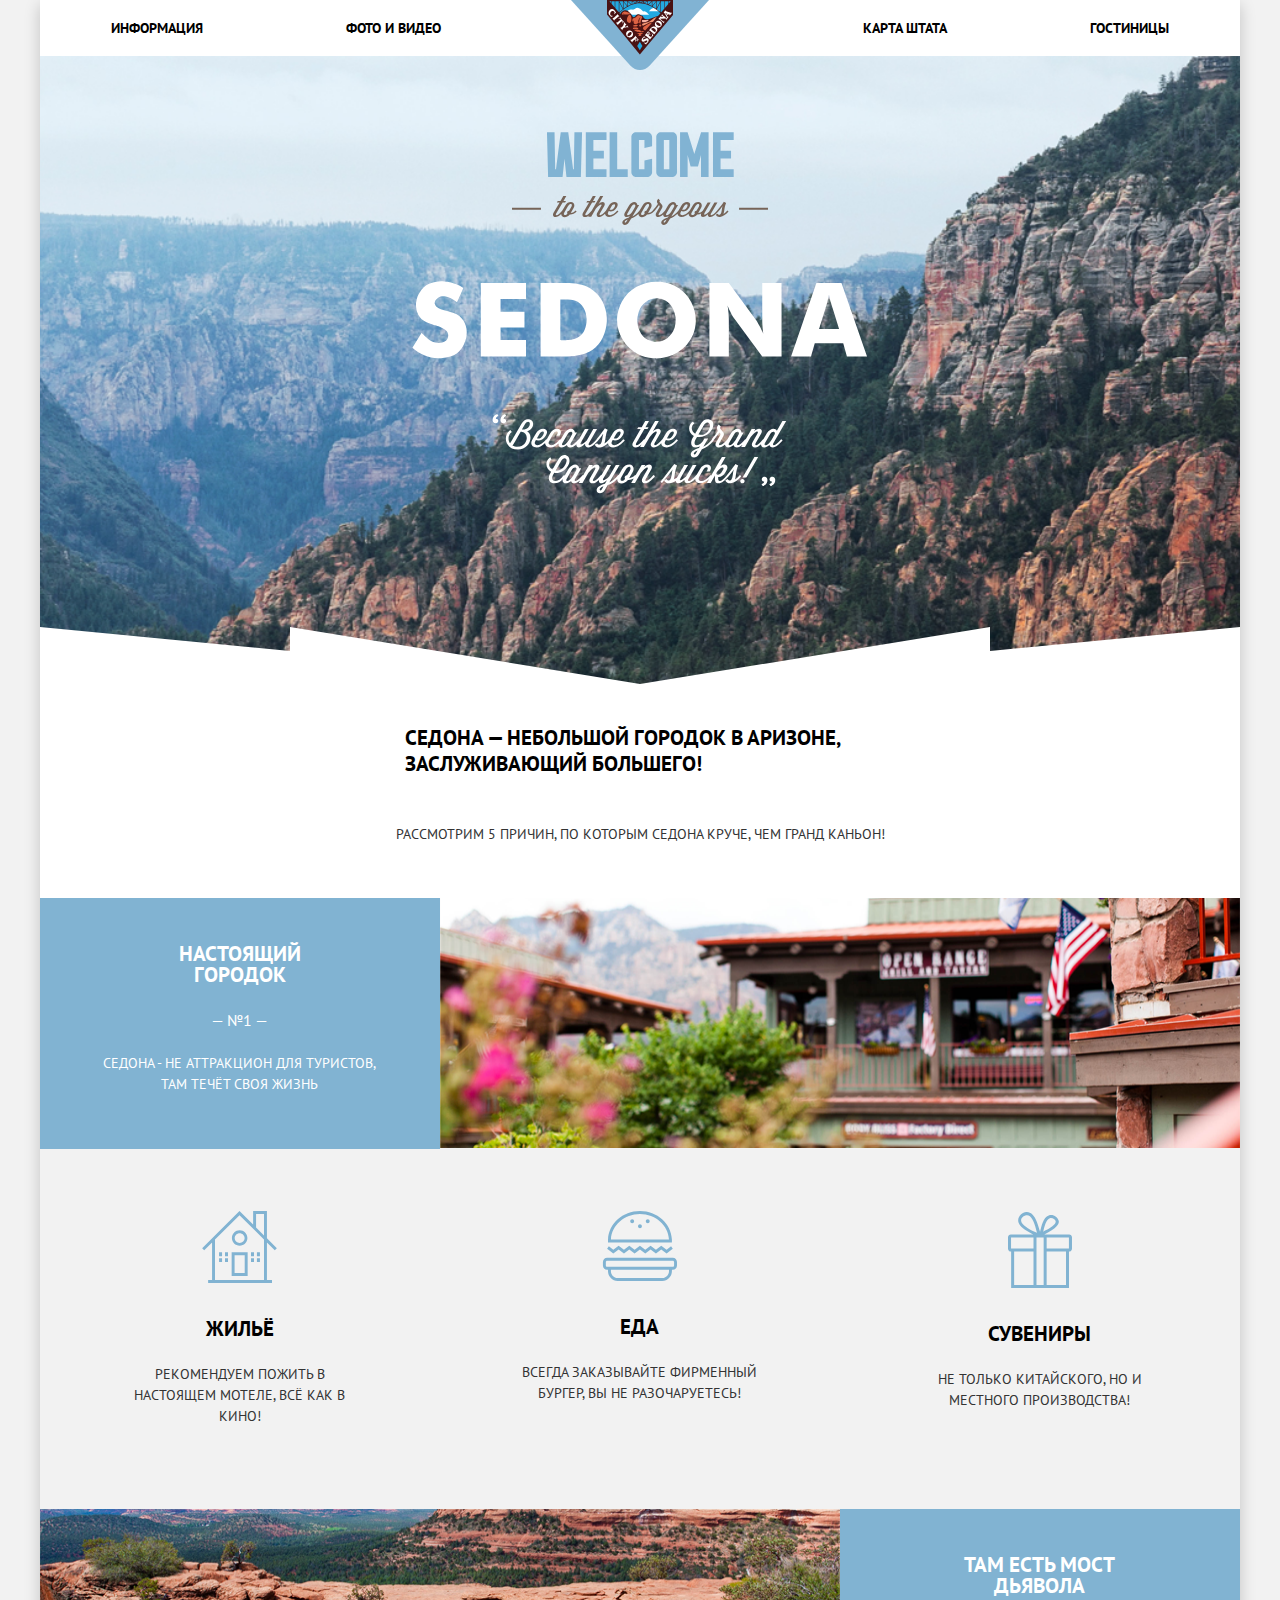
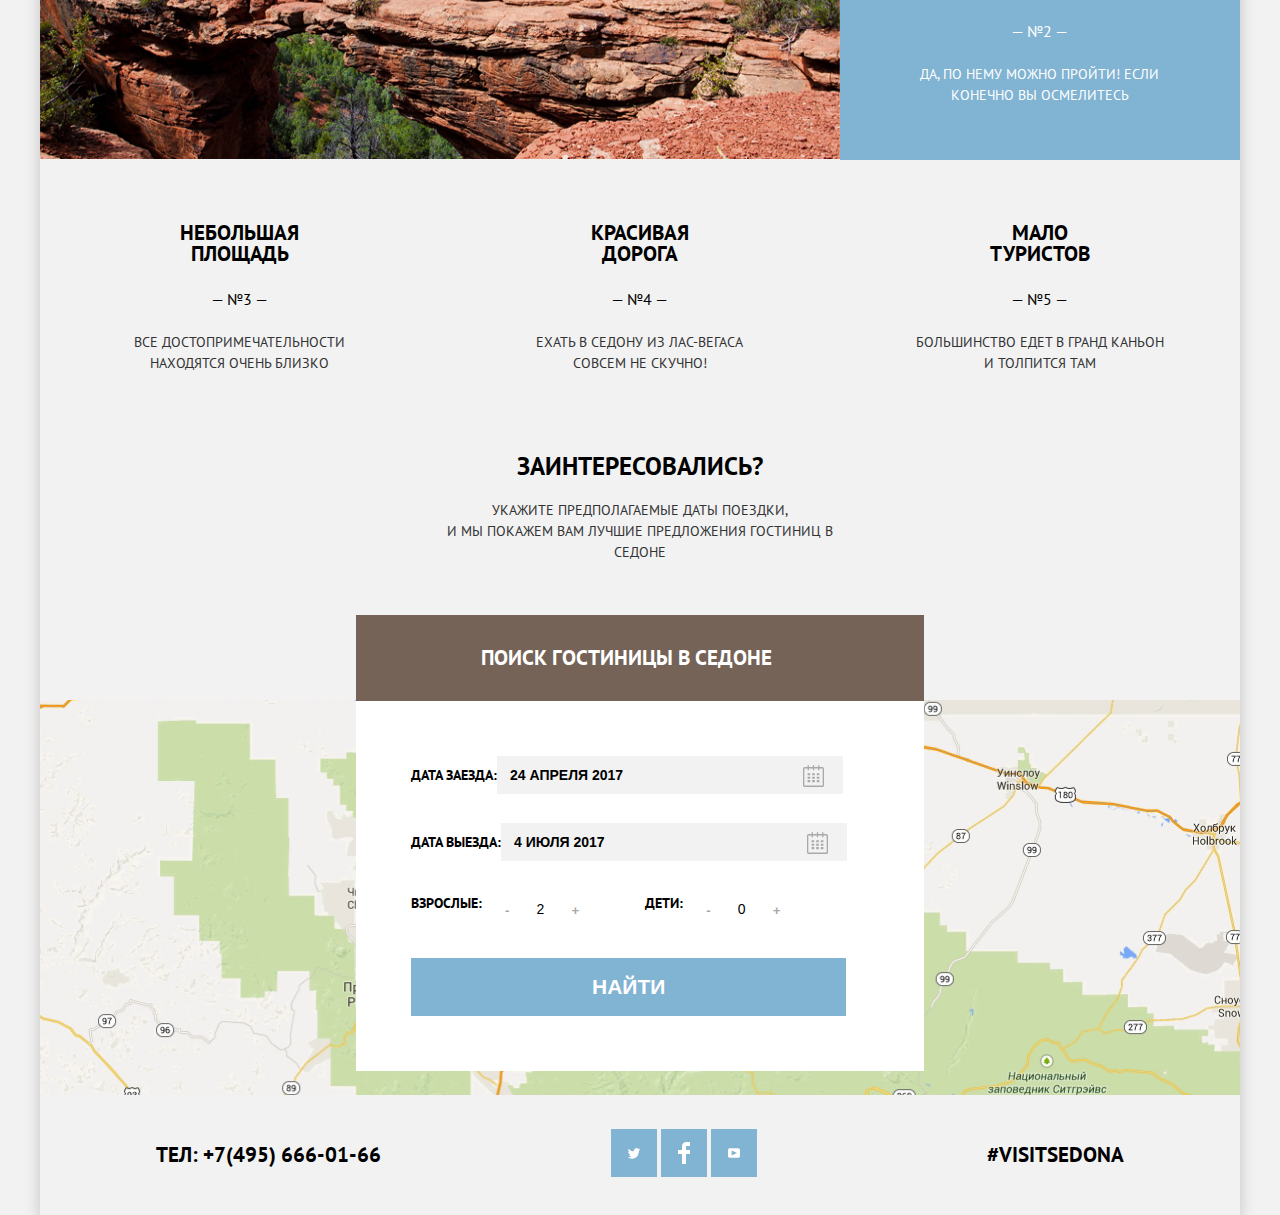
<file: index.html>
<!DOCTYPE html>
<html lang="en">
<head>
    <meta charset="UTF-8">
    <meta name="viewport" content="width=device-width, initial-scale=1.0 user-scalable=0">
    <link rel="stylesheet" href="css/style.css">
    <link rel="stylesheet" href="css/media.css">
    <link href="https://fonts.googleapis.com/css2?family=Open+Sans:ital,wght@0,300;0,700;1,600&family=PT+Sans+Narrow:wght@700&family=PT+Sans:wght@400;700&display=swap"
          rel="stylesheet">
    <title>Title</title>
</head>
<body>
<div class="container">
    <header>
        <nav class="header-nav">
            <ul class="header-ul">
                <li><a class="header-nav-link" href="index.html">Информация</a></li>
                <li><a class="header-nav-link" href="#foto">Фото и видео</a></li>
                <li class="empty-list"></li>
                <li><a class="header-nav-link" href="#map">Карта штата</a></li>
                <li><a class="header-nav-link" href="hotels.html">Гостиницы</a></li>
            </ul>
            <img class="header-logo" src="images/logo.svg" alt="logo">
        </nav>
    </header>
    <div class="hero">
        <div class="hero-bg">
            <img class="hero-img-1" src="images/welcome.svg" alt="welcome">
            <img class="hero-img-2" src="images/gorgeos.svg" alt="gorgeos">
            <img class="hero-img-3" src="images/sedona.svg" alt="sedona">
            <img class="hero-bottom-img" src="images/bottom-img.svg" alt="bottom">
        </div>
        <div class="hero-text">
            <div class="hero-title">Седона — небольшой городок в Аризоне, заслуживающий большего!</div>
            <div class="hero-subtitle">Рассмотрим 5 причин, по которым Седона круче, чем гранд каньон!</div>
        </div>
    </div>
    <div id="foto" class="reasons">
        <div class="row">
            <div class="col-4">
                <div class="reasons-box">
                    <div class="reasons-title">Настоящий городок</div>
                    <div class="reasons-subtitle">— №1 —</div>
                    <div class="reasons-text">Седона - не аттракцион для туристов, там
                        течёт своя жизнь
                    </div>
                </div>
            </div>
            <div class="col-66">
                <img src="images/reasons-img.png" alt="reasons" class="reasons-img">
            </div>
            <div class="col-4">
                <div class="reasons-menu-bar">
                    <img src="images/icon-1.svg" alt="house" class="menu-bar-house">
                    <div class="reasons-menu-bar-title">Жильё</div>
                    <div class="reasons-menu-bar-text">Рекомендуем пожить в настоящем мотеле, всё как в кино!</div>
                </div>
            </div>
            <div class="col-4">
                <div class="reasons-menu-bar">
                    <img src="images/icon-2svg.svg" alt="house" class="menu-bar-house">
                    <div class="reasons-menu-bar-title">Еда</div>
                    <div class="reasons-menu-bar-text">Всегда заказывайте фирменный бургер, вы не разочаруетесь!</div>
                </div>
            </div>
            <div class="col-4">
                <div class="reasons-menu-bar">
                    <img src="images/icon-3.svg" alt="house" class="menu-bar-gift">
                    <div class="reasons-menu-bar-title">Сувениры</div>
                    <div class="reasons-menu-bar-text">Не только китайского, но и местного
                        производства!
                    </div>
                </div>
            </div>
            <div class="col-66">
                <img src="images/reasons-img2.png" alt="reasons" class="reasons-img">
            </div>
            <div class="col-4">
                <div class="reasons-box">
                    <div class="reasons-title">Там есть Мост дьявола</div>
                    <div class="reasons-subtitle">— №2 —</div>
                    <div class="reasons-text">Да, по нему можно пройти! Если конечно вы осмелитесь</div>
                </div>
            </div>
            <div class="col-4">
                <div class="reasons-menu-bar">
                    <div class="reasons-menu-bar-title-second-block">небольшая площадь</div>
                    <div class="reasons-menu-bar-number">— №3 —</div>
                    <div class="reasons-menu-bar-text">все достопримечательности находятся очень близко</div>
                </div>
            </div>
            <div class="col-4">
                <div class="reasons-menu-bar">
                    <div class="reasons-menu-bar-title-second-block">красивая дорога</div>
                    <div class="reasons-menu-bar-number">— №4 —</div>
                    <div class="reasons-menu-bar-text">ехать в седону из лас-вегаса совсем не скучно!</div>
                </div>
            </div>
            <div class="col-4">
                <div class="reasons-menu-bar">
                    <div class="reasons-menu-bar-title-second-block">мало туристов</div>
                    <div class="reasons-menu-bar-number">— №5 —</div>
                    <div class="reasons-menu-bar-text">большинство едет в гранд каньон и толпится там</div>
                </div>
            </div>
        </div>
        <footer class="footer">
            <div class="footer-first-page-title">Заинтересовались?</div>
            <div class="footer-first-page-text">Укажите предполагаемые даты поездки, <br>и мы покажем вам лучшие
                предложения гостиниц в седоне
            </div>
            <div class="footer-bg-map">
                <div class="footer-search-hotel-box">
                    <div class="footer-search-hotel-box-title">ПОИСК ГОСТИНИЦЫ В седоне</div>
                    <div class="reserve-box">
                        <div class="date-input-card">
                            <label for="date" class="reserve-date">Дата заезда:</label>
                            <input class="date-input" type="text" id="date" value="24 апреля 2017">
                        </div>
                        <div class="date-input-card">
                            <label for="date-alive" class="reserve-date">Дата выезда:</label>
                            <input class="date-input" type="text" id="date-alive" value="4 июля 2017">
                        </div>
                        <div class="people-box-together">
                            <div class="people-box">
                                <label class="reserve-box-label" for="adults">Взрослые:</label>
                                <div class="input-box">
                                    <button class="reserve-box-button reserve-box-button-minus" type="button">-</button>
                                    <input readonly class="reserve-box-input" id="adults" type="text" value="2">
                                    <button class="reserve-box-button reserve-box-button-plus" type="button">+</button>
                                </div>
                            </div>
                            <div class="people-box">
                                <label class="reserve-box-label" for="child">Дети:</label>
                                <div class="input-box">
                                    <button class="reserve-box-button reserve-box-button-minus" type="button">-</button>
                                    <input readonly class="reserve-box-input" id="child" type="text" value="0">
                                    <button class="reserve-box-button reserve-box-button-plus" type="button">+</button>
                                </div>
                            </div>
                        </div>
                        <button class="search-hotel-box-button" type="button">Найти</button>
                    </div>
                </div>
            </div>
            <div id="map" class="footer-contacts">
                <div class="footer-tel-number">ТЕЛ: +7(495) 666-01-66</div>
                <div class="footer-social-links">
                    <a href="https://twitter.com" class="twitter-link"><img class="img-social" src="images/twitter.svg" alt="twitter"></a>
                    <a href="https://www.facebook.com" class="twitter-link"><img class="img-social" src="images/facebook.svg" alt="twitter"></a>
                    <a href="https://www.youtube.com" class="twitter-link"><img class="img-social" src="images/utube.svg" alt="twitter"></a>
                </div>
                <div class="footer-hashtag">#visitSEDONA</div>
            </div>

        </footer>
    </div>
</div>

</body>
</html>
</file>
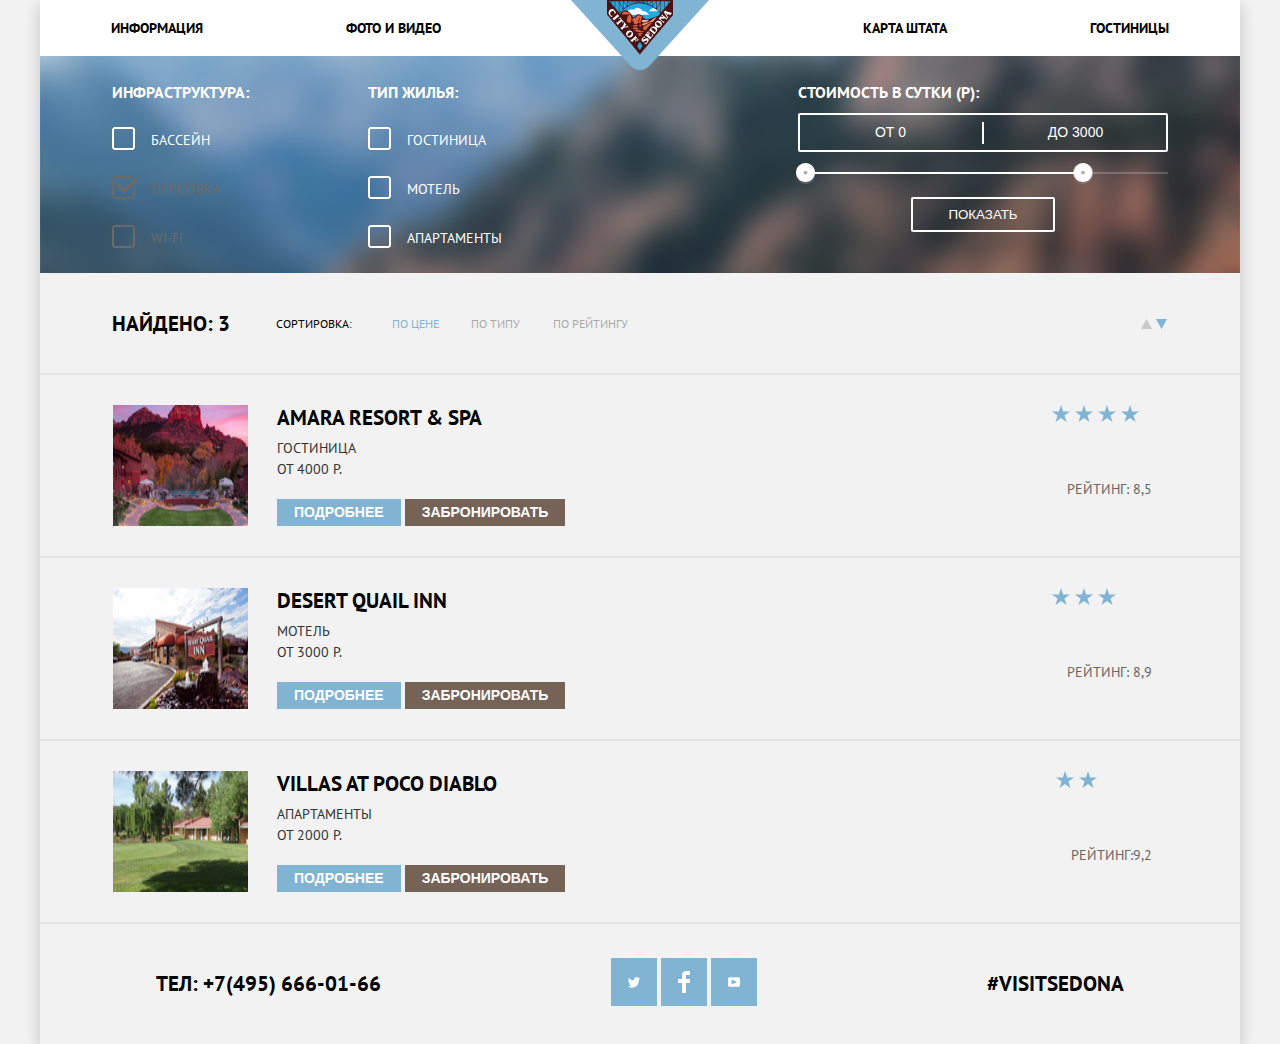
<file: hotels.html>
<!DOCTYPE html>
<html lang="en">
<head>
    <meta charset="UTF-8">
    <title>hotels</title>
    <link rel="stylesheet" href="libs/nouislider.min.css">
    <link rel="stylesheet" href="css/style.css">
    <link rel="stylesheet" href="css/media-hotels.css">
    <link href="https://fonts.googleapis.com/css2?family=Open+Sans:ital,wght@0,300;0,700;1,600&family=PT+Sans+Narrow:wght@700&family=PT+Sans:wght@400;700&display=swap"
          rel="stylesheet">


</head>
<body>
<div class="container">
    <header>
        <nav class="header-nav">
            <ul class="header-ul">
                <li><a class="header-nav-link" href="">Информация</a></li>
                <li><a class="header-nav-link" href="index.html#foto">Фото и видео</a></li>
                <li class="empty-list"></li>
                <li><a class="header-nav-link" href="index.html#map">Карта штата</a></li>
                <li><a class="header-nav-link" href="hotels.html">Гостиницы</a></li>
            </ul>
            <img class="header-logo" src="images/logo.svg" alt="logo">
        </nav>
    </header>
    <div class="search-box">
        <div class="row search-row">
            <div class="search-checkboxes">
                <div class="search-card-col">
                    <div class="search-box-title">Инфраструктура:</div>
                    <label class="search-box-label">
                        <input type="checkbox" class="search-box-checkbox">
                        <span class="search-box-span">Бассейн</span>
                    </label>
                    <label class="search-box-label">
                        <input disabled checked type="checkbox" class="search-box-checkbox">
                        <span class="search-box-span">Парковка</span>
                    </label>
                    <label class="search-box-label">
                        <input disabled type="checkbox" class="search-box-checkbox">
                        <span class="search-box-span">Wi-Fi</span>
                    </label>
                </div>
                <div class="search-card-col">
                    <div class="search-box-title">Тип жилья:</div>
                    <label class="search-box-label">
                        <input type="checkbox" class="search-box-checkbox">
                        <span class="search-box-span">Гостиница</span>
                    </label>
                    <label class="search-box-label">
                        <input type="checkbox" class="search-box-checkbox">
                        <span class="search-box-span">Мотель</span>
                    </label>
                    <label class="search-box-label">
                        <input type="checkbox" class="search-box-checkbox">
                        <span class="search-box-span">Апартаменты</span>
                    </label>
                </div>
            </div>
            <div class="pricing">
                <div class="pricing-title">Стоимость в сутки (Р):</div>
                <div class="pricing-input-box">
                    <label>
                        <input readonly class="pricing-input pricing-input-from" type="text" value="от 0">
                    </label>
                    <label>
                        <input readonly class="pricing-input pricing-input-to" type="text" value="До 3000">
                    </label>
                </div>
                <div id="slider"></div>
                <div class="pricing-button-position"><button class="pricing-button">ПОКАЗАТЬ</button></div>
            </div>

        </div>

    </div>

    <div class="research-box">
        <div class="header-research-box">
            <div class="research-box-title">Найдено: 3</div>
            <div class="research-box-sort">Сортировка:</div>
            <div class="research-box-price">По цене</div>
            <div class="research-box-type">По типу</div>
            <div class="research-box-rating">По рейтингу</div>
        </div>
        <div class="research-arrow">
            <img class="arrow-img" src="images/research-Shape.svg" alt="#">
            <img class="arrow-img" src="images/research-Shape-2.svg" alt="#">
        </div>
    </div>
    <div class="result-box">
        <div class="result-info-box">
            <img class="result-img" src="images/result-hotel.png" alt="hotel">
            <div class="result-info">
                <div class="result-title">Amara Resort & Spa</div>
                <div class="result-text">Гостиница</div>
                <div class="result-price">От 4000 Р.</div>
                <button type="button" class="result-button-more">Подробнее</button>
                <button type="button" class="result-button-reserve">Забронировать</button>
            </div>
        </div>
        <div class="result-box-rating">
            <div class="stars">
                <img src="images/stars.svg" alt="star">
                <img src="images/stars.svg" alt="star">
                <img src="images/stars.svg" alt="star">
                <img src="images/stars.svg" alt="star">
            </div>
            <div class="result-of-rating">Рейтинг: 8,5</div>
        </div>
    </div>
    <div class="result-box">
        <div class="result-info-box">
            <img class="result-img" src="images/result-motel.png" alt="hotel">
            <div class="result-info">
                <div class="result-title">Desert Quail Inn</div>
                <div class="result-text">Мотель</div>
                <div class="result-price">От 3000 Р.</div>
                <button type="button" class="result-button-more">Подробнее</button>
                <button type="button" class="result-button-reserve">Забронировать</button>
            </div>
        </div>
        <div class="result-box-rating">
            <div class="stars">
                <img src="images/stars.svg" alt="star">
                <img src="images/stars.svg" alt="star">
                <img src="images/stars.svg" alt="star">
            </div>
            <div class="result-of-rating">Рейтинг: 8,9</div>
        </div>
    </div>
    <div class="result-box">
        <div class="result-info-box">
            <img class="result-img" src="images/result-appartment.png" alt="hotel">
            <div class="result-info">
                <div class="result-title">Villas at Poco Diablo</div>
                <div class="result-text">Апартаменты</div>
                <div class="result-price">От 2000 Р.</div>
                <button type="button" class="result-button-more">Подробнее</button>
                <button type="button" class="result-button-reserve">Забронировать</button>

            </div>
        </div>
        <div class="result-box-rating">
            <div class="stars">
                <img src="images/stars.svg" alt="star">
                <img src="images/stars.svg" alt="star">
            </div>
            <div class="result-of-rating">Рейтинг:9,2</div>
        </div>
    </div>
    <div class="footer-contacts">
        <div class="footer-tel-number">ТЕЛ: +7(495) 666-01-66</div>
        <div class="footer-social-links">
            <a href="https://twitter.com" class="twitter-link"><img class="img-social" src="images/twitter.svg" alt="twitter"></a>
            <a href="https://www.facebook.com" class="twitter-link"><img class="img-social" src="images/facebook.svg" alt="twitter"></a>
            <a href="https://www.youtube.com" class="twitter-link"><img class="img-social" src="images/utube.svg" alt="twitter"></a>
        </div>
        <div class="footer-hashtag">#visitSEDONA</div>
    </div>

</div>
<script src="libs/nouislider.min.js"></script>
<script src="js/script.js"></script>
</body>
</html>
</file>
<file: css/style.css>
* {
  margin: 0;
  padding: 0;
  box-sizing: border-box;
}

body {
  background: #F2F2F2;
  font-family: "PT Sans", sans-serif;
}

.container {
  margin: 0 auto;
  max-width: 1200px;
  box-shadow: 0 5px 15px rgba(0, 1, 1, 0.2);
}

.row {
  display: flex;
  flex-wrap: wrap;
}

.col-4 {
  width: 33.333%;
}

.col-66 {
  width: 66.666%;
  height: 250px;
}

header {
  position: sticky;
  top: 0;
  z-index: 10;
  background: white;
}

.header-nav {
  position: relative;
}

.header-ul {
  padding: 15px 0;
  display: flex;
  list-style: none;
  justify-content: space-around;
}

.header-nav-link {
  text-decoration: none;
  font-weight: bold;
  font-size: 14px;
  line-height: 26px;
  text-transform: uppercase;
  color: #000000;
}

.header-nav-link:hover {
  color: #81B3D2;
}

.header-nav-link:active {
  color: #000000;
  mix-blend-mode: normal;
  opacity: 0.3;
}

.header-logo {
  position: absolute;
  margin: 0 auto;
  top: 0;
  left: 0;
  right: 0;
}

.empty-list {
  width: 138px;
}

.row {
  display: flex;
  flex-wrap: wrap;
}

.hero-bg {
  position: relative;
  background: url("../images/background photo-sedona.png") center/cover;
  display: flex;
  flex-direction: column;
  align-items: center;
  padding: 76px 0 80px;
  height: calc(100vh - 56px - 216px);
  min-height: 500px;
}

.hero-img-1 {
  width: 188px;
  margin-bottom: 18px;
}

.hero-img-2 {
  width: 256px;
  margin-bottom: 56px;
}

.hero-img-3 {
  width: 456px;
  margin-bottom: 57px;
}

.hero-bottom-img {
  position: absolute;
  bottom: 0;
  left: 0;
  right: 0;
}

.hero-text {
  background-color: white;
  padding: 41px 0 51px;
}

.hero-title {
  min-height: 80px;
  max-width: 470px;
  font-weight: bold;
  font-size: 21px;
  line-height: 26px;
  text-transform: uppercase;
  color: #000000;
  margin: 0 auto 16px;
}

.hero-subtitle {
  text-align: center;
  font-size: 14px;
  line-height: 26px;
  text-transform: uppercase;
  color: #333333;
}

.reasons-box {
  background: #81B3D2;
  text-align: center;
  padding: 45px 51px 54px;
  color: #FFFFFF;
}

.reasons-title {
  max-width: 151px;
  font-weight: bold;
  font-size: 21px;
  line-height: 21px;
  text-transform: uppercase;
  margin: 0 auto 25px;
}

.reasons-subtitle {
  margin-bottom: 23px;
}

.reasons-text {
  font-size: 14px;
  line-height: 21px;
  text-transform: uppercase;
  max-width: 297px;
  margin: 0 auto;
}

.reasons-img {
  width: 100%;
  height: 100%;
}

.reasons-menu-bar {
  text-align: center;
  padding: 62px 40px 82px 40px;
}

.menu-bar-house {
  margin-bottom: 31px;
}

.menu-bar-gift {
  margin-bottom: 31px;
}

.reasons-menu-bar-title {
  font-weight: bold;
  font-size: 21px;
  line-height: 21px;
  text-transform: uppercase;
  color: #000000;
  margin-bottom: 25px;
}

.reasons-menu-bar-text {
  width: 254px;
  font-size: 14px;
  line-height: 21px;
  text-transform: uppercase;
  color: #333333;
  margin: 0 auto;
}

.reasons-menu-bar-second-block {
  display: flex;
  background: #EEEEEE;
  padding: 47px 77px 54px 96px;
}

.reasons-menu-bar-title-second-block {
  width: 119px;
  margin: 0 auto 25px;
  font-weight: bold;
  font-size: 21px;
  line-height: 21px;
  text-transform: uppercase;
  color: #000000;
}

.reasons-menu-bar-number {
  margin-bottom: 23px;
}

.footer-first-page-title {
  font-weight: bold;
  font-size: 25px;
  line-height: 21px;
  text-transform: uppercase;
  color: #000000;
  text-align: center;
  margin-bottom: 23px;
}

.footer-first-page-text {
  text-align: center;
  width: 435px;
  height: 200px;
  font-size: 14px;
  line-height: 21px;
  text-transform: uppercase;
  color: #333333;
  margin: 0 auto;
}

.footer-bg-map {
  width: 100%;
  background: url("../images/map.png") center/cover;
}

.footer-search-hotel-box {
  width: 568px;
  height: 395px;
  margin: 0 auto;
  position: relative;
  top: -85px;
  left: 0;
  right: 0;
}

.footer-search-hotel-box-title {
  font-weight: bold;
  font-size: 21px;
  line-height: 26px;
  text-transform: uppercase;
  color: #FFFFFF;
  background-color: #766357;
  padding: 30px 125px;
}

.footer-search-hotel-box-title:hover {
  background: #604E43;
}

.footer-contacts {
  height: 120px;
  background: transparent;
  display: flex;
  justify-content: space-between;
  align-items: center;
  padding: 45px 116px;
}

.footer-tel-number {
  font-weight: bold;
  font-size: 21px;
  line-height: 26px;
  text-transform: uppercase;
  color: #000000;
}

.img-social {
  width: 46px;
  height: 48px;
  padding: 13px 17px;
  background: #81B3D2;
}

.img-social:hover {
  background: #669EC0;
}

.img-social:active {
  background: #5496BD;
}

.footer-hashtag {
  font-weight: bold;
  font-size: 21px;
  line-height: 26px;
  text-transform: uppercase;
  color: #000000;
}

.reserve-box {
  padding: 55px;
  background: white;
}

.date-input-card {
  display: flex;
  align-items: center;
  margin-bottom: 29px;
}

.reserve-date {
  font-weight: bold;
  font-size: 14px;
  line-height: 26px;
  text-transform: uppercase;
  color: #000000;
}

.date-input {
  width: 346px;
  padding: 6px 13px;
  font-weight: bold;
  font-size: 14px;
  line-height: 26px;
  text-transform: uppercase;
  color: #000000;
  border: none;
  background: #F2F2F2 url("../images/calendar.svg") no-repeat right 6% bottom 50%;
}

.date-input:focus {
  background: white url("../images/black-calendare.svg") no-repeat right 6% bottom 50%;
  border: 2px solid #E5E5E5;
  box-sizing: border-box;
}

.people-box-together {
  display: flex;
}

.people-box {
  margin-right: 53px;
  display: flex;
  margin-bottom: 30px;
}

.search-hotel-box-button {
  font-weight: bold;
  font-size: 21px;
  line-height: 26px;
  text-transform: uppercase;
  color: #FFFFFF;
  padding: 16px 181px;
  background: #81B3D2;
  border: none;
}

.search-hotel-box-button:hover {
  background: #669EC0;
}

.search-hotel-box-button:active {
  background: #669EC0;
  color: #FFFFFF;
  mix-blend-mode: normal;
  opacity: 0.3;
}

.reserve-box-label {
  display: inline-block;
  margin-right: 10px;
  font-weight: bold;
  font-size: 14px;
  line-height: 26px;
  text-transform: uppercase;
  color: #000000;
}

.input-box {
  display: flex;
  height: 38px;
}

.reserve-box-button {
  border: none;
  background: white;
  padding: 13px;
  font-weight: bold;
  color: #A9A9A9;
}

.reserve-box-input {
  font-size: 14px;
  line-height: 26px;
  text-align: center;
  text-transform: uppercase;
  color: #000000;
  width: 36px;
  border: none;
}

.reserve-box-input:focus {
  outline: none;
}

/*----------hotels---------*/
.search-row {
  justify-content: space-between;
}

.search-box {
  background: url("../images/search-box-bgr.png") center/cover;
  width: 1200px;
  height: 217px;
  padding: 26px 72px 31px;
}

.pricing-title {
  font-family: "PT Sans", sans-serif;
  font-weight: bold;
  font-size: 16px;
  line-height: 21px;
  text-transform: uppercase;
  color: #FFFFFF;
  margin-bottom: 10px;
}

.pricing-input-box {
  margin-bottom: 20px;
  position: relative;
  border: 2px solid #FFFFFF;
  border-radius: 2px;
}

.pricing-input-box::before {
  content: "";
  width: 2px;
  height: 22px;
  background: white;
  position: absolute;
  top: 7px;
  left: 0;
  right: 0;
  margin: 0 auto;
}

.pricing-input {
  border: none;
  background: none;
  font-size: 14px;
  line-height: 21px;
  text-align: center;
  text-transform: uppercase;
  color: #FFFFFF;
  padding: 7px 0;
}

#slider {
  margin-bottom: 23px;
}

.pricing-input:focus {
  outline: none;
}

.noUi-target {
  height: 2px;
  border: none;
  box-shadow: none;
  background: none;
}

.noUi-connect {
  background: white;
}

.noUi-base {
  background: rgba(255, 255, 255, 0.2);
  mix-blend-mode: normal;
}

.noUi-handle::before, .noUi-handle::after {
  display: none;
}

.noUi-horizontal .noUi-handle {
  background: url("../images/filter-button.svg");
  border: none;
  box-shadow: none;
  width: 19px;
  height: 21px;
  top: -9px;
}

.noUi-horizontal .noUi-handle:hover {
  background: url("../images/filter-button hover.svg");
  width: 24px;
  height: 23px;
  top: -10px;
}

.pricing-button-position {
  text-align: center;
}

.pricing-button {
  padding: 8px 35px;
  background: none;
  color: white;
  border: 2px solid white;
  border-radius: 2px;
}

.pricing-button:hover {
  background: white;
  color: black;
}

.search-checkboxes {
  display: flex;
}

.search-card-col:first-child {
  margin-right: 119px;
}

.search-box-title {
  font-weight: bold;
  font-size: 16px;
  line-height: 21px;
  text-transform: uppercase;
  color: #FFFFFF;
  margin-bottom: 24px;
}

.search-box-label {
  user-select: none;
  display: flex;
  align-items: center;
  margin-bottom: 23px;
  cursor: pointer;
}

.search-box-checkbox {
  cursor: pointer;
  appearance: none;
}

.search-box-checkbox::before {
  content: url("../images/checkbox-off.svg");
  margin-right: 16px;
}

.search-box-checkbox:disabled::before {
  content: url("../images/checkbox-off disabl.svg");
  margin-right: 16px;
}

.search-box-checkbox:checked::before {
  content: url("../images/checkbox-on.svg");
  margin-right: 12px;
}

.search-box-checkbox:disabled:checked::before {
  content: url("../images/checkbox-on disabl.svg");
  margin-right: 12px;
}

.search-box-checkbox[disabled] + span {
  color: #6A6A6A;
}

.search-box-span {
  font-weight: normal;
  font-size: 14px;
  line-height: 21px;
  text-transform: uppercase;
  color: #FFFFFF;
}

.research-box {
  display: flex;
  justify-content: space-between;
  align-items: center;
  border-bottom: 2px solid #E5E5E5;
}

.header-research-box {
  display: flex;
  align-items: center;
  padding: 32px 0 31px 72px;
}

.research-box-title {
  font-weight: bold;
  font-size: 21px;
  line-height: 26px;
  text-transform: uppercase;
  color: #000000;
  margin-right: 46px;
}

.research-box-sort {
  font-size: 12px;
  line-height: 18px;
  text-transform: uppercase;
  color: #000000;
  margin-right: 40px;
}

.research-box-price {
  font-size: 12px;
  line-height: 18px;
  text-transform: uppercase;
  color: #81B3D2;
  margin-right: 32px;
}

.research-box-type {
  font-size: 12px;
  line-height: 18px;
  text-transform: uppercase;
  color: #000000;
  mix-blend-mode: normal;
  opacity: 0.3;
  margin-right: 33px;
}

.research-box-rating {
  font-size: 12px;
  line-height: 18px;
  text-transform: uppercase;
  color: #000000;
  mix-blend-mode: normal;
  opacity: 0.3;
}

.research-box-rating:hover {
  color: #81B3D2;
}

.research-box-rating:active {
  color: black;
}

.research-arrow {
  padding: 40px 73px;
}

.result-box {
  display: flex;
  border-bottom: 2px solid #E5E5E5;
  padding: 30px 73px;
  justify-content: space-between;
}

.result-info-box {
  display: flex;
}

.result-img {
  margin-right: 29px;
}

.result-title {
  font-weight: bold;
  font-size: 21px;
  line-height: 26px;
  text-transform: uppercase;
  color: #000000;
  margin-bottom: 7px;
}

.result-title:hover {
  color: #81B3D2;
}

.result-title:active {
  background: white;
  color: #000000;
  mix-blend-mode: normal;
  opacity: 0.3;
}

.result-price-line {
  margin-bottom: 16px;
}

.result-text {
  font-size: 14px;
  line-height: 21px;
  text-transform: uppercase;
  color: #333333;
  margin-right: 9px;
}

.result-price {
  font-size: 14px;
  line-height: 21px;
  text-transform: uppercase;
  color: #333333;
  margin-bottom: 19px;
}

.result-button-more {
  font-weight: bold;
  font-size: 14px;
  line-height: 21px;
  text-transform: uppercase;
  color: #FFFFFF;
  background: #81B3D2;
  border: none;
  padding: 3px 17px;
}

.result-button-more:hover {
  background: #669EC0;
}

.result-button-more:active {
  color: #FFFFFF;
  mix-blend-mode: normal;
  opacity: 0.3;
  background: #5496BD;
}

.result-button-reserve {
  font-weight: bold;
  font-size: 14px;
  line-height: 21px;
  text-transform: uppercase;
  color: #FFFFFF;
  background: #766357;
  border: none;
  padding: 3px 17px;
}

.result-button-reserve:hover {
  background: #503E33;
  color: #FFFFFF;
  mix-blend-mode: normal;
  opacity: 0.3;
}

.result-button-reserve:active {
  background: #503E33;
  color: #FFFFFF;
  mix-blend-mode: normal;
  opacity: 0.3;
}

.result-of-rating {
  display: flex;
  font-size: 14px;
  line-height: 21px;
  text-transform: uppercase;
  color: #666666;
  background: #F2F2F2;
  padding: 3px 15px;
}

.stars {
  margin-bottom: 50px;
}

/*# sourceMappingURL=style.css.map */
</file>
<file: css/media.css>
@media ( max-width: 1200px ) {
    /*from 992 to 1200*/
    .container {
        max-width: 1000px;
    }
    .hero-bottom-img{
        max-width: 900px;
    }
    .reasons-box{
        padding: 44px 51px 34px;
    }
}

@media (max-width: 992px) {
    /*from 768 to 992*/
    .container{
        max-width: 700px;
    }
    .hero-img-1{
        width: 170px;
    }
    .hero-img-3 {
        width: 440px;
    }
    .hero-bottom-img {
        max-width: 700px;
    }
    .hero-title {
        max-width: 440px;
    }
    .reasons-box{
        padding: 23px 40px 34px;
    }
    .reasons-menu-bar-text {
        width: 195px;
        font-size: 15px;
    }
    .footer-contacts {
        padding: 45px 50px;
    }
    .reasons-menu-bar-text {
        width: 170px;
    }
}
@media (max-width: 768px) {
    /*from 576 to 768*/
    .container {
        max-width: 550px;
    }
    .header-logo {
        width: 115px;
    }

    .header-nav-link {
        font-size: 12px;
    }

    .hero-img-1 {
        width: 150px;
    }

    .hero-img-2 {
        width: 220px;
        margin-bottom: 40px;
    }

    .hero-img-3 {
        width: 360px;
    }

    .hero-bottom-img {
        max-width: 550px;
    }
    .hero-title {
        max-width: 400px;
    }
    .hero-title {
        font-size: 18px
    }
    .hero-subtitle {
        font-size: 12px;
    }
    .reasons-title {
        font-size: 18px;
        margin: 0 auto 8px;
    }
    .reasons-subtitle {
        margin-bottom: 18px;
    }
    .reasons-text {
        font-size: 12px;
    }
    .reasons-menu-bar {
        padding: 30px 20px 40px 20px;
    }

    .menu-bar-house {
        margin-bottom: 26px;
        width: 45px;
    }
    .menu-bar-gift {
        width: 45px;
        margin-bottom: 21px;
        margin-top: -6px;

    }
    .reasons-menu-bar-title {
        font-size: 18px;
    }
    .reasons-menu-bar-text {
        width: 150px;
        font-size: 12px;
        margin-bottom: 15px;
    }
    .footer-first-page-title {
        font-size: 18px;
    }
    .footer-first-page-text {
        width: 350px;
        font-size: 12px;
    }
    .reserve-box {
        padding: 10px;
    }
    .footer-search-hotel-box {
        width: 450px;
    }
    .footer-search-hotel-box-title {
        font-size: 13px;
        padding: 20px 135px;
    }
    .date-input-card {
        margin-bottom: 20px;
    }
    .reserve-date {
        font-size: 12px;
    }
    .date-input {
        font-size: 11px;
    }

    .search-hotel-box-button {
        font-size: 16px;
        padding: 7px 187px;

    }
    .reserve-box-label {
        font-size: 12px;
    }
    .people-box {
        margin-right: 101px;
        margin-bottom: 15px;
    }


    .footer-contacts {
        height: 100px;
    }
    .footer-tel-number {
        font-size: 14px;
    }
    .footer-hashtag {
        font-size: 13px;
    }
    .img-social {
        width: 38px;
        height: 35px;
        padding: 9px 14px;
    }
}
@media (max-width: 576px) {
    /*from 375 to 576*/
    .container {
        max-width: 400px;
    }

    .header-logo {
        width: 90px;
    }

    .header-ul {
        padding: 2px 0;
    }
    .header-nav-link {
        font-size: 10px;
    }
    .hero-bottom-img {
        max-width: 375px;
    }
    .hero-title {
        max-width: 440px;
        text-align: center;
        font-size: 14px;
    }
    .hero-subtitle {
        font-size: 11px;
    }
    .col-4 {
        width: 100%;
    }
    .col-66 {
        width: 100%;
        height: 180px;
    }
    .reasons-menu-bar {
        padding: 30px 20px 10px 20px;
    }
    .footer-first-page-title {
        font-size: 14px;
        margin-bottom: 10px;
    }
    .footer-first-page-text {
        width: 300px;
        font-size: 12px;
    }
    .footer-search-hotel-box {
        width: 300px;
    }
    .footer-search-hotel-box-title {
        font-size: 10px;
        padding: 4px 81px;
    }
    .people-box-together {
        display: flex;
        flex-wrap: wrap;
    }
    .search-hotel-box-button {
        font-size: 10px;
        padding: 8px 100px;
        line-height: 5px;
    }

    }
</file>
<file: css/media-hotels.css>
@media ( max-width: 1200px ) {
    /*from 992 to 1200*/
    .container {
        max-width: 900px;
    }

    .search-box {
        width: 900px;
    }
}
@media (max-width: 992px) {
        /*from 768 to 992*/
        .search-box {
            max-width: 900px;
        }
}
@media (max-width: 768px) {
        /*from 576 to 768*/
        .search-box {
            max-width: 710px;
        }
}
</file>
<file: libs/nouislider.min.css>
.noUi-target,.noUi-target *{-webkit-touch-callout:none;-webkit-tap-highlight-color:transparent;-webkit-user-select:none;-ms-touch-action:none;touch-action:none;-ms-user-select:none;-moz-user-select:none;user-select:none;-moz-box-sizing:border-box;box-sizing:border-box}.noUi-target{position:relative}.noUi-base,.noUi-connects{width:100%;height:100%;position:relative;z-index:1}.noUi-connects{overflow:hidden;z-index:0}.noUi-connect,.noUi-origin{will-change:transform;position:absolute;z-index:1;top:0;right:0;height:100%;width:100%;-ms-transform-origin:0 0;-webkit-transform-origin:0 0;-webkit-transform-style:preserve-3d;transform-origin:0 0;transform-style:flat}.noUi-txt-dir-rtl.noUi-horizontal .noUi-origin{left:0;right:auto}.noUi-vertical .noUi-origin{top:-100%;width:0}.noUi-horizontal .noUi-origin{height:0}.noUi-handle{-webkit-backface-visibility:hidden;backface-visibility:hidden;position:absolute}.noUi-touch-area{height:100%;width:100%}.noUi-state-tap .noUi-connect,.noUi-state-tap .noUi-origin{-webkit-transition:transform .3s;transition:transform .3s}.noUi-state-drag *{cursor:inherit!important}.noUi-horizontal{height:18px}.noUi-horizontal .noUi-handle{width:34px;height:28px;right:-17px;top:-6px}.noUi-vertical{width:18px}.noUi-vertical .noUi-handle{width:28px;height:34px;right:-6px;bottom:-17px}.noUi-txt-dir-rtl.noUi-horizontal .noUi-handle{left:-17px;right:auto}.noUi-target{background:#FAFAFA;border-radius:4px;border:1px solid #D3D3D3;box-shadow:inset 0 1px 1px #F0F0F0,0 3px 6px -5px #BBB}.noUi-connects{border-radius:3px}.noUi-connect{background:#3FB8AF}.noUi-draggable{cursor:ew-resize}.noUi-vertical .noUi-draggable{cursor:ns-resize}.noUi-handle{border:1px solid #D9D9D9;border-radius:3px;background:#FFF;cursor:default;box-shadow:inset 0 0 1px #FFF,inset 0 1px 7px #EBEBEB,0 3px 6px -3px #BBB}.noUi-active{box-shadow:inset 0 0 1px #FFF,inset 0 1px 7px #DDD,0 3px 6px -3px #BBB}.noUi-handle:after,.noUi-handle:before{content:"";display:block;position:absolute;height:14px;width:1px;background:#E8E7E6;left:14px;top:6px}.noUi-handle:after{left:17px}.noUi-vertical .noUi-handle:after,.noUi-vertical .noUi-handle:before{width:14px;height:1px;left:6px;top:14px}.noUi-vertical .noUi-handle:after{top:17px}[disabled] .noUi-connect{background:#B8B8B8}[disabled] .noUi-handle,[disabled].noUi-handle,[disabled].noUi-target{cursor:not-allowed}.noUi-pips,.noUi-pips *{-moz-box-sizing:border-box;box-sizing:border-box}.noUi-pips{position:absolute;color:#999}.noUi-value{position:absolute;white-space:nowrap;text-align:center}.noUi-value-sub{color:#ccc;font-size:10px}.noUi-marker{position:absolute;background:#CCC}.noUi-marker-sub{background:#AAA}.noUi-marker-large{background:#AAA}.noUi-pips-horizontal{padding:10px 0;height:80px;top:100%;left:0;width:100%}.noUi-value-horizontal{-webkit-transform:translate(-50%,50%);transform:translate(-50%,50%)}.noUi-rtl .noUi-value-horizontal{-webkit-transform:translate(50%,50%);transform:translate(50%,50%)}.noUi-marker-horizontal.noUi-marker{margin-left:-1px;width:2px;height:5px}.noUi-marker-horizontal.noUi-marker-sub{height:10px}.noUi-marker-horizontal.noUi-marker-large{height:15px}.noUi-pips-vertical{padding:0 10px;height:100%;top:0;left:100%}.noUi-value-vertical{-webkit-transform:translate(0,-50%);transform:translate(0,-50%);padding-left:25px}.noUi-rtl .noUi-value-vertical{-webkit-transform:translate(0,50%);transform:translate(0,50%)}.noUi-marker-vertical.noUi-marker{width:5px;height:2px;margin-top:-1px}.noUi-marker-vertical.noUi-marker-sub{width:10px}.noUi-marker-vertical.noUi-marker-large{width:15px}.noUi-tooltip{display:block;position:absolute;border:1px solid #D9D9D9;border-radius:3px;background:#fff;color:#000;padding:5px;text-align:center;white-space:nowrap}.noUi-horizontal .noUi-tooltip{-webkit-transform:translate(-50%,0);transform:translate(-50%,0);left:50%;bottom:120%}.noUi-vertical .noUi-tooltip{-webkit-transform:translate(0,-50%);transform:translate(0,-50%);top:50%;right:120%}.noUi-horizontal .noUi-origin>.noUi-tooltip{-webkit-transform:translate(50%,0);transform:translate(50%,0);left:auto;bottom:10px}.noUi-vertical .noUi-origin>.noUi-tooltip{-webkit-transform:translate(0,-18px);transform:translate(0,-18px);top:auto;right:28px}
</file>
